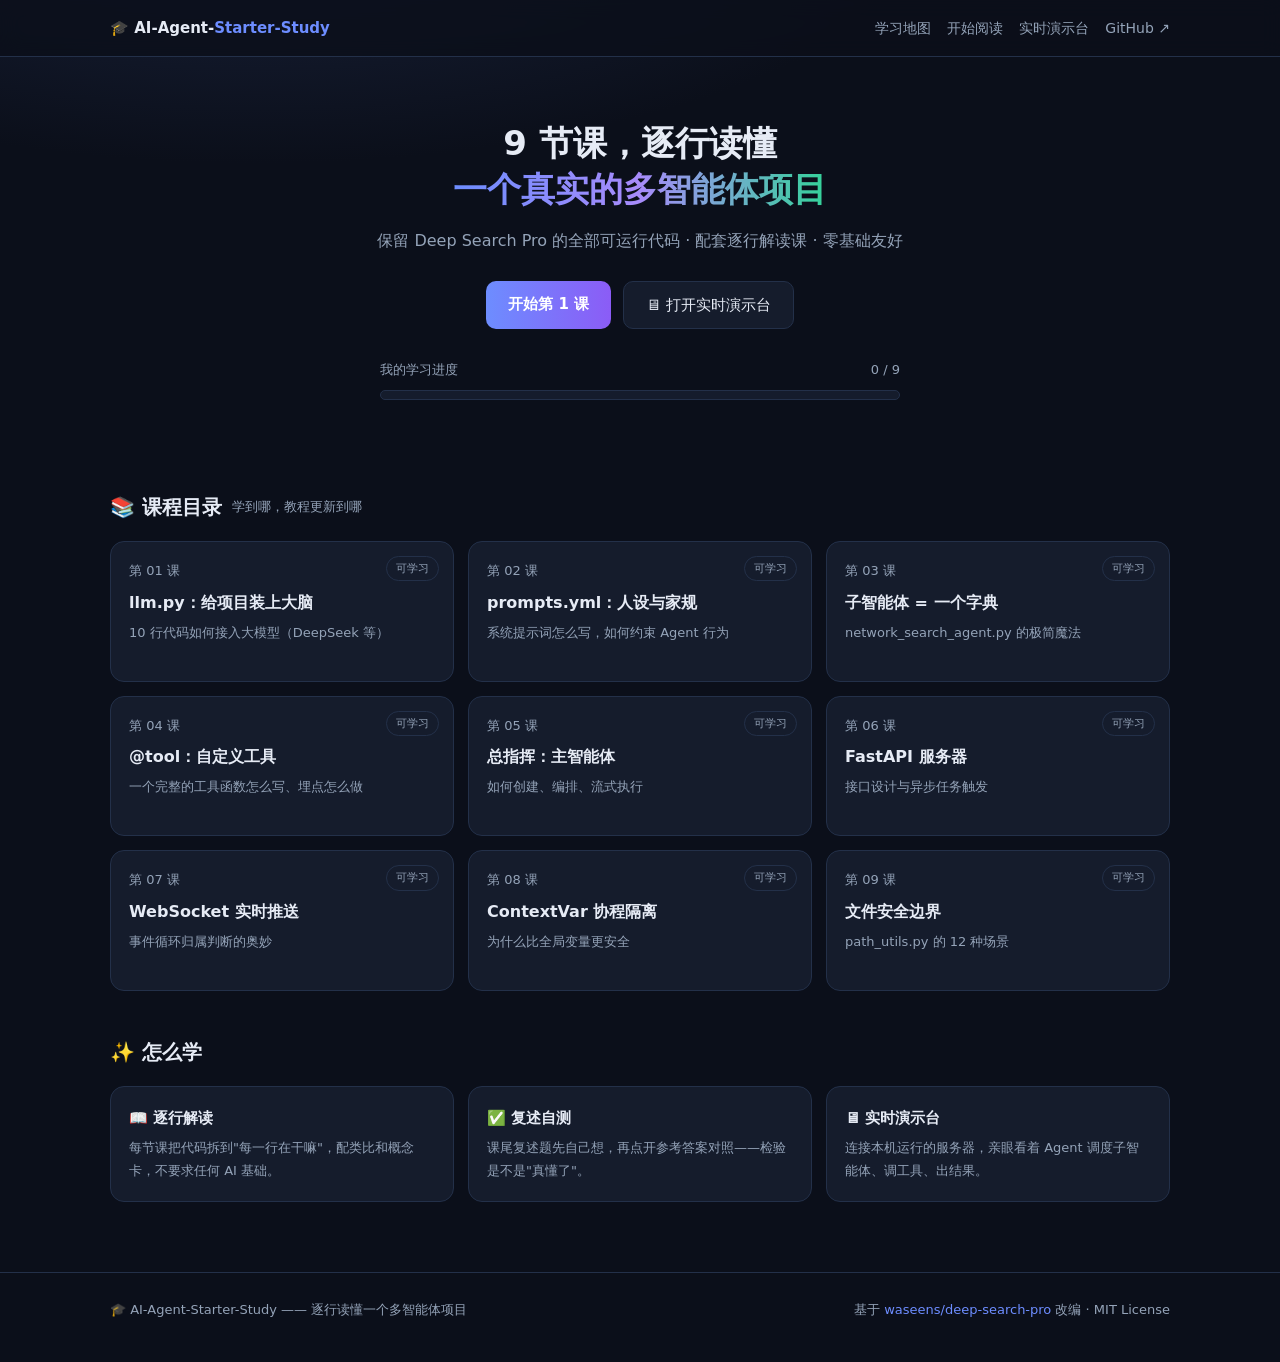
<file: index.html>
<!DOCTYPE html>
<html lang="zh-CN">
<head>
<meta charset="utf-8">
<title>AI-Agent-Starter-Study</title>
<meta http-equiv="refresh" content="0; url=./web/index.html">
</head>
<body>
<p>正在跳转到学习网站…如果没有自动跳转，<a href="./web/index.html">点这里进入</a>。</p>
</body>
</html>
</file>
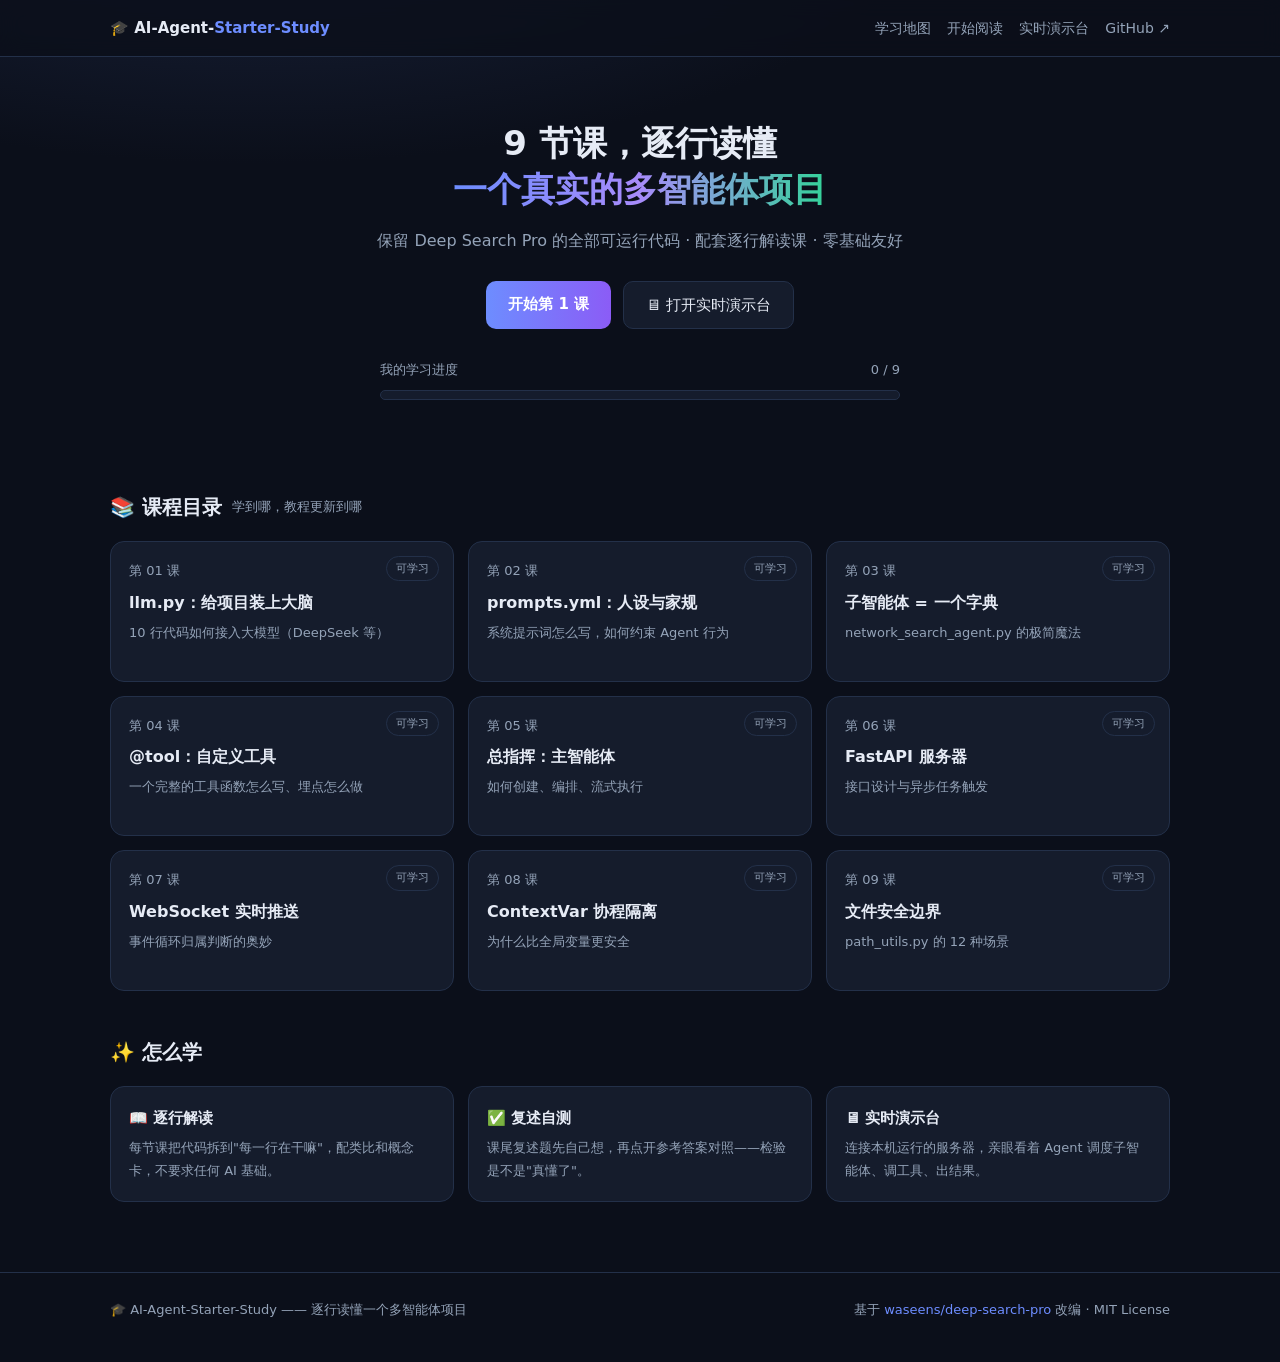
<file: web/index.html>
<!DOCTYPE html>
<html lang="zh-CN">
<head>
<meta charset="utf-8">
<meta name="viewport" content="width=device-width, initial-scale=1">
<title>AI-Agent-Starter-Study · 逐行读懂一个多智能体项目</title>
<link rel="stylesheet" href="css/style.css">
</head>
<body>
<nav class="nav"><div class="container">
  <a class="logo" href="index.html">🎓 AI-Agent-<span>Starter-Study</span></a>
  <div class="links">
    <a href="index.html">学习地图</a>
    <a href="lesson.html?file=01-llm.md">开始阅读</a>
    <a href="demo.html">实时演示台</a>
    <a href="https://github.com/Justinjchen-Cornell/AI-Agent-Starter-Study" target="_blank" rel="noopener">GitHub ↗</a>
  </div>
</div></nav>

<div class="container">
  <section class="hero">
    <h1>9 节课，逐行读懂<br><span class="grad">一个真实的多智能体项目</span></h1>
    <p class="sub">保留 Deep Search Pro 的全部可运行代码 · 配套逐行解读课 · 零基础友好</p>
    <div class="cta">
      <a id="startBtn" class="btn primary" href="lesson.html?file=01-llm.md">开始第 1 课</a>
      <a class="btn" href="demo.html">🖥 打开实时演示台</a>
    </div>
    <div class="progress-wrap">
      <div class="progress-label"><span>我的学习进度</span><span id="progressText">0 / 9</span></div>
      <div class="progress"><i id="progressBar"></i></div>
    </div>
  </section>

  <h2 class="section-title">📚 课程目录 <small>学到哪，教程更新到哪</small></h2>
  <div class="grid" id="lessonGrid"></div>

  <h2 class="section-title">✨ 怎么学</h2>
  <div class="features">
    <div class="feature"><h4>📖 逐行解读</h4><p>每节课把代码拆到"每一行在干嘛"，配类比和概念卡，不要求任何 AI 基础。</p></div>
    <div class="feature"><h4>✅ 复述自测</h4><p>课尾复述题先自己想，再点开参考答案对照——检验是不是"真懂了"。</p></div>
    <div class="feature"><h4>🖥 实时演示台</h4><p>连接本机运行的服务器，亲眼看着 Agent 调度子智能体、调工具、出结果。</p></div>
  </div>
</div>

<footer><div class="container">
  <div>🎓 AI-Agent-Starter-Study —— 逐行读懂一个多智能体项目</div>
  <div>基于 <a href="https://github.com/waseens/deep-search-pro" target="_blank" rel="noopener">waseens/deep-search-pro</a> 改编 · MIT License</div>
</div></footer>

<script src="js/lessons-data.js"></script>
<script src="js/main.js"></script>
</body>
</html>
</file>
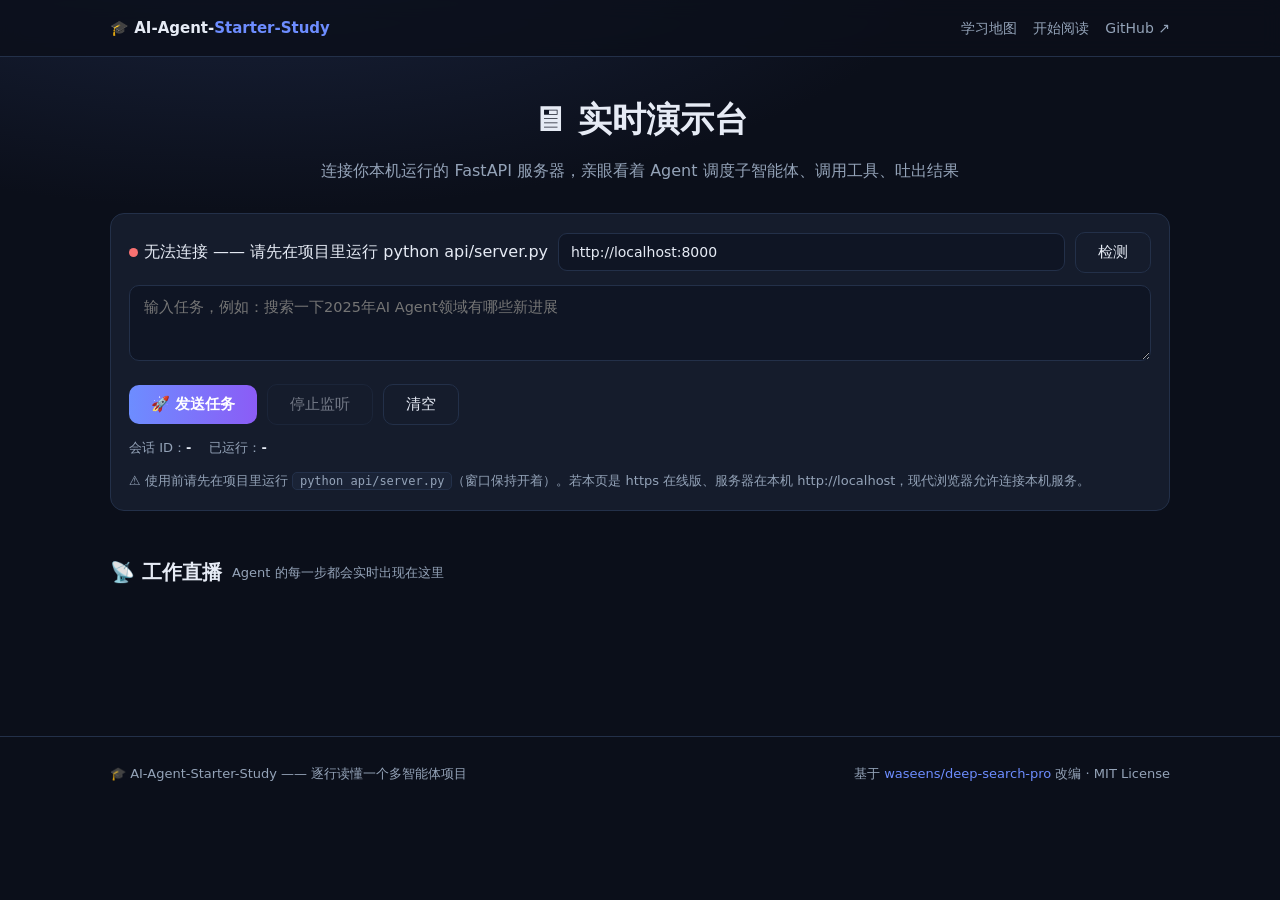
<file: web/demo.html>
<!DOCTYPE html>
<html lang="zh-CN">
<head>
<meta charset="utf-8">
<meta name="viewport" content="width=device-width, initial-scale=1">
<title>实时演示台 - AI-Agent-Starter-Study</title>
<link rel="stylesheet" href="css/style.css">
<link rel="stylesheet" href="vendor/github-dark.min.css">
</head>
<body>
<nav class="nav"><div class="container">
  <a class="logo" href="index.html">🎓 AI-Agent-<span>Starter-Study</span></a>
  <div class="links">
    <a href="index.html">学习地图</a>
    <a href="lesson.html?file=01-llm.md">开始阅读</a>
    <a href="https://github.com/Justinjchen-Cornell/AI-Agent-Starter-Study" target="_blank" rel="noopener">GitHub ↗</a>
  </div>
</div></nav>

<div class="container" style="padding-bottom:60px">
  <section class="hero" style="padding:40px 0 10px">
    <h1>🖥 实时演示台</h1>
    <p class="sub">连接你本机运行的 FastAPI 服务器，亲眼看着 Agent 调度子智能体、调用工具、吐出结果</p>
  </section>

  <div class="demo-panel">
    <div class="demo-row">
      <span><span id="statusDot" class="status-dot"></span><span id="statusText">正在检测服务器…</span></span>
      <input type="text" id="serverInput" placeholder="http://localhost:8000">
      <button id="pingBtn" class="btn">检测</button>
    </div>
    <textarea id="queryInput" placeholder="输入任务，例如：搜索一下2025年AI Agent领域有哪些新进展"></textarea>
    <div class="demo-row mt">
      <button id="sendBtn" class="btn primary">🚀 发送任务</button>
      <button id="stopBtn" class="btn" disabled>停止监听</button>
      <button id="clearBtn" class="btn">清空</button>
    </div>
    <div class="meta-line">
      <span>会话 ID：<b id="tidBox">-</b></span>
      <span>已运行：<b id="timerBox">-</b></span>
    </div>
    <p class="tip">⚠️ 使用前请先在项目里运行 <kbd>python api/server.py</kbd>（窗口保持开着）。若本页是 https 在线版、服务器在本机 http://localhost，现代浏览器允许连接本机服务。</p>
  </div>

  <h2 class="section-title">📡 工作直播 <small>Agent 的每一步都会实时出现在这里</small></h2>
  <ul class="timeline" id="log"></ul>
</div>

<footer><div class="container">
  <div>🎓 AI-Agent-Starter-Study —— 逐行读懂一个多智能体项目</div>
  <div>基于 <a href="https://github.com/waseens/deep-search-pro" target="_blank" rel="noopener">waseens/deep-search-pro</a> 改编 · MIT License</div>
</div></footer>

<script src="vendor/marked.min.js"></script>
<script src="js/demo.js"></script>
</body>
</html>
</file>
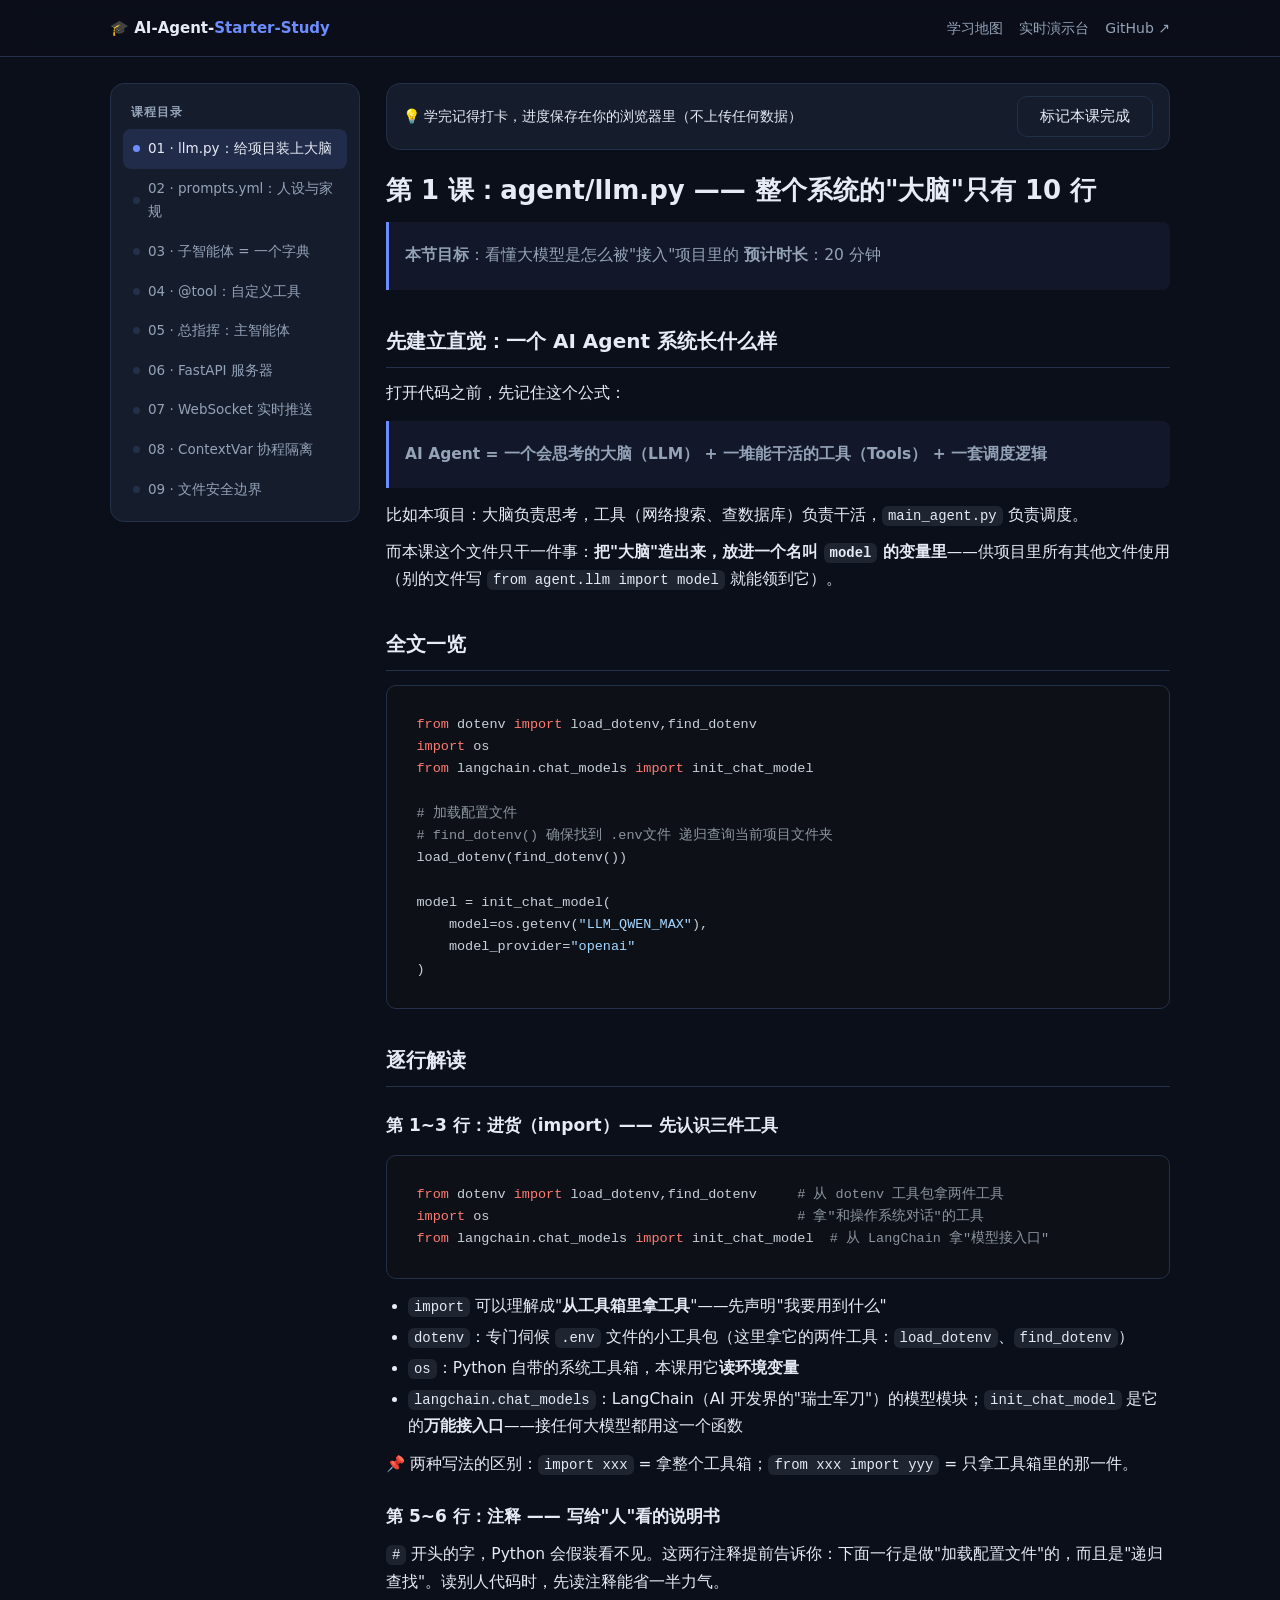
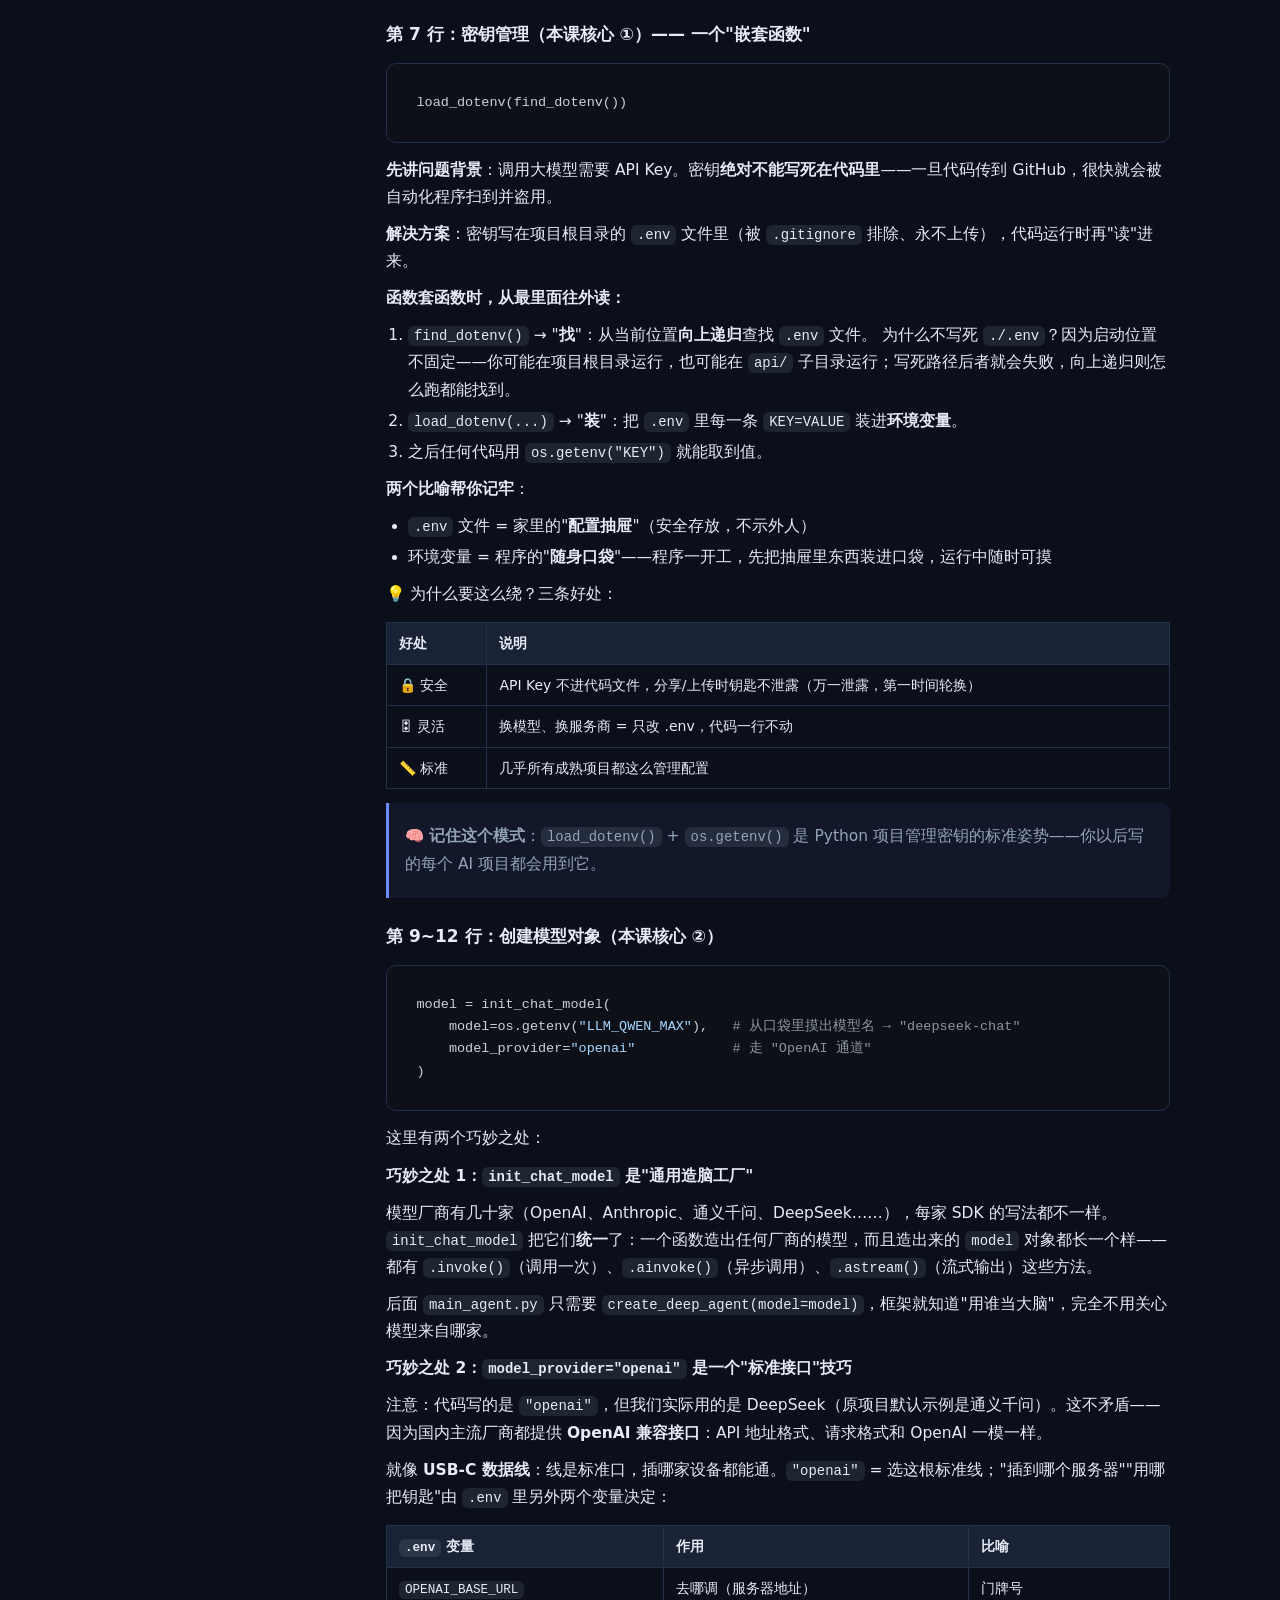
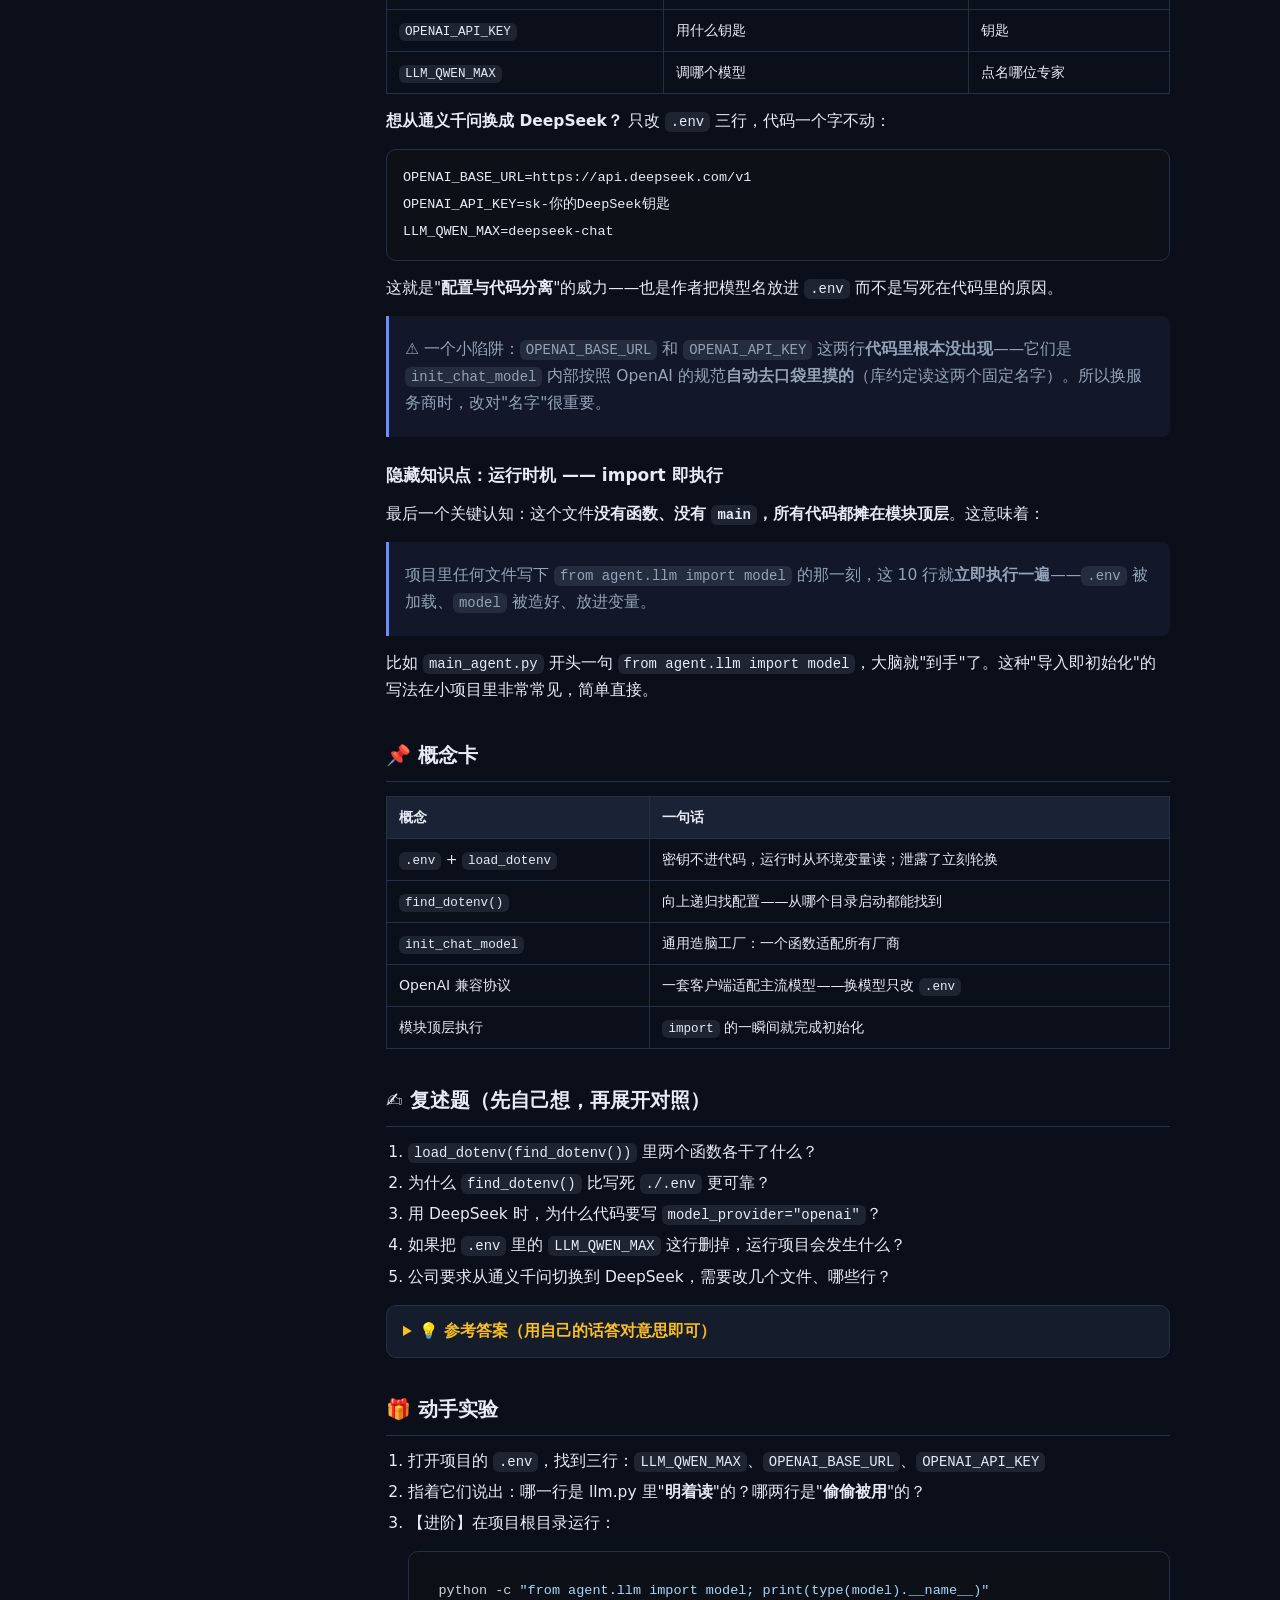
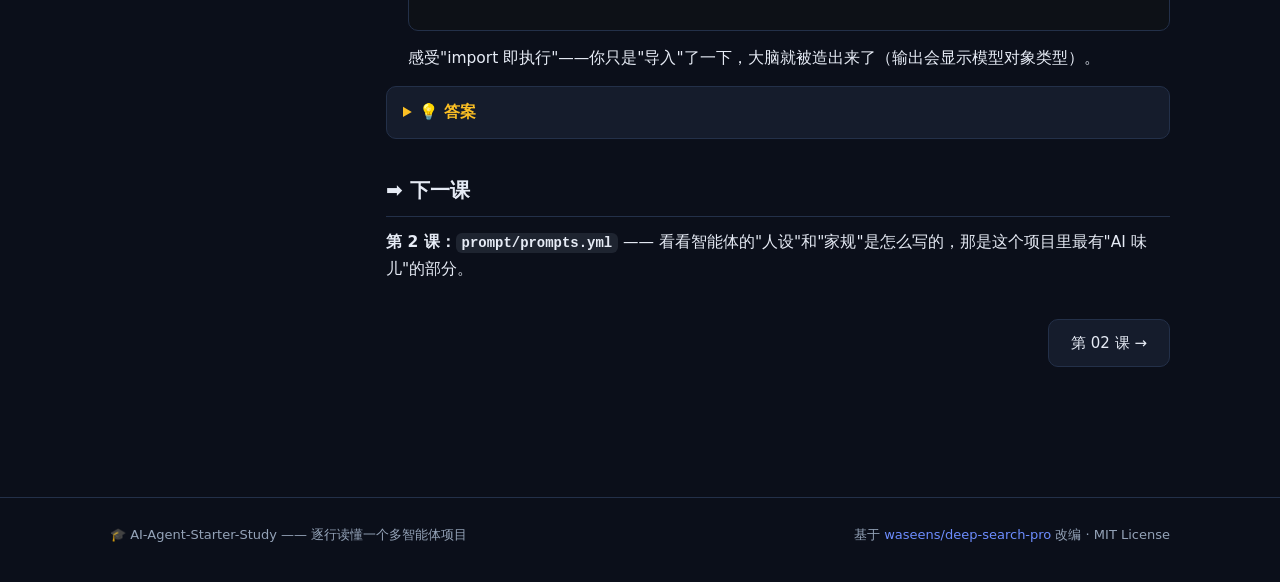
<file: web/lesson.html>
<!DOCTYPE html>
<html lang="zh-CN">
<head>
<meta charset="utf-8">
<meta name="viewport" content="width=device-width, initial-scale=1">
<title>课程 - AI-Agent-Starter-Study</title>
<link rel="stylesheet" href="css/style.css">
<link rel="stylesheet" href="vendor/github-dark.min.css">
</head>
<body>
<nav class="nav"><div class="container">
  <a class="logo" href="index.html">🎓 AI-Agent-<span>Starter-Study</span></a>
  <div class="links">
    <a href="index.html">学习地图</a>
    <a href="demo.html">实时演示台</a>
    <a href="https://github.com/Justinjchen-Cornell/AI-Agent-Starter-Study" target="_blank" rel="noopener">GitHub ↗</a>
  </div>
</div></nav>

<div class="container">
  <div class="lesson-layout">
    <aside class="sidebar" id="sidebar"></aside>
    <main class="article">
      <div class="done-bar">
        <span class="grow">💡 学完记得打卡，进度保存在你的浏览器里（不上传任何数据）</span>
        <button id="doneBtn" class="btn">标记本课完成</button>
      </div>
      <article class="md" id="content"><p>正在加载课程…</p></article>
      <div class="lesson-nav" id="lessonNav"></div>
    </main>
  </div>
</div>

<footer><div class="container">
  <div>🎓 AI-Agent-Starter-Study —— 逐行读懂一个多智能体项目</div>
  <div>基于 <a href="https://github.com/waseens/deep-search-pro" target="_blank" rel="noopener">waseens/deep-search-pro</a> 改编 · MIT License</div>
</div></footer>

<script src="vendor/marked.min.js"></script>
<script src="vendor/highlight.min.js"></script>
<script src="js/lessons-data.js"></script>
<script src="js/lesson.js"></script>
</body>
</html>
</file>
<file: web/css/style.css>
/* AI-Agent-Starter-Study 学习网站样式（上半） */
:root{
  --bg:#0b0f1a; --bg2:#0f1524; --card:#151c2c; --card2:#1a2336;
  --border:#233049; --text:#e6ebf5; --muted:#94a3b8;
  --accent:#6d8dff; --accent2:#8b5cf6;
  --green:#34d399; --red:#f87171; --yellow:#fbbf24;
  --radius:14px; --maxw:1100px;
}
*{box-sizing:border-box; margin:0; padding:0}
body{
  background:radial-gradient(1200px 500px at 20% -10%, #1b2540 0%, transparent 60%), var(--bg);
  color:var(--text); font-family:system-ui,-apple-system,"Segoe UI","Microsoft YaHei",sans-serif;
  line-height:1.75; min-height:100vh;
}
a{color:var(--accent); text-decoration:none}
a:hover{text-decoration:underline}
.container{max-width:var(--maxw); margin:0 auto; padding:0 20px}

.nav{position:sticky; top:0; z-index:50; backdrop-filter:blur(10px);
  background:rgba(11,15,26,.82); border-bottom:1px solid var(--border)}
.nav .container{display:flex; align-items:center; gap:18px; height:56px}
.nav .logo{font-weight:700; font-size:15px; color:var(--text); white-space:nowrap}
.nav .logo span{color:var(--accent)}
.nav .links{margin-left:auto; display:flex; gap:16px; font-size:14px; flex-wrap:wrap}
.nav .links a{color:var(--muted)}
.nav .links a:hover{color:var(--text); text-decoration:none}

.hero{padding:64px 0 36px; text-align:center}
.hero h1{font-size:34px; line-height:1.35}
.hero h1 .grad{background:linear-gradient(90deg,#6d8dff,#a78bfa,#34d399);
  -webkit-background-clip:text; background-clip:text; color:transparent}
.hero p.sub{color:var(--muted); margin-top:14px; font-size:16px}
.hero .cta{margin-top:26px; display:flex; gap:12px; justify-content:center; flex-wrap:wrap}
.btn{display:inline-block; padding:10px 22px; border-radius:10px; font-size:15px; border:1px solid var(--border);
  color:var(--text); background:var(--card); cursor:pointer; transition:.15s; font-family:inherit}
.btn:hover{border-color:var(--accent); text-decoration:none; transform:translateY(-1px)}
.btn.primary{background:linear-gradient(90deg,var(--accent),var(--accent2)); border:none; color:#fff; font-weight:600}
.btn.primary:hover{filter:brightness(1.1)}
.btn:disabled{opacity:.45; cursor:not-allowed; transform:none}

.progress-wrap{margin:30px auto 10px; max-width:520px}
.progress-label{display:flex; justify-content:space-between; font-size:13px; color:var(--muted); margin-bottom:8px}
.progress{height:10px; background:var(--card); border:1px solid var(--border); border-radius:999px; overflow:hidden}
.progress i{display:block; height:100%; width:0; background:linear-gradient(90deg,var(--accent),var(--accent2));
  border-radius:999px; transition:width .5s}

.section-title{margin:44px 0 16px; font-size:20px; display:flex; align-items:center; gap:10px}
.section-title small{color:var(--muted); font-weight:400; font-size:13px}

.grid{display:grid; grid-template-columns:repeat(3,1fr); gap:14px}
@media (max-width:900px){ .grid{grid-template-columns:repeat(2,1fr)} }
@media (max-width:600px){ .grid{grid-template-columns:1fr} }
.card{position:relative; display:block; background:var(--card); border:1px solid var(--border);
  border-radius:var(--radius); padding:18px 18px 16px; color:var(--text); transition:.18s}
.card:hover{border-color:var(--accent); transform:translateY(-3px); text-decoration:none;
  box-shadow:0 10px 30px rgba(0,0,0,.35)}
.card .num{font-size:13px; color:var(--muted)}
.card h3{margin:6px 0; font-size:16px}
.card p{color:var(--muted); font-size:13px; line-height:1.6; min-height:42px}
.card .badge{position:absolute; top:14px; right:14px; font-size:11px; padding:2px 9px; border-radius:999px;
  border:1px solid var(--border); color:var(--muted)}
.card .badge.done{color:var(--green); border-color:rgba(52,211,153,.4)}
.card .badge.soon{color:var(--yellow); border-color:rgba(251,191,36,.35)}

.features{display:grid; grid-template-columns:repeat(3,1fr); gap:14px}
@media (max-width:800px){ .features{grid-template-columns:1fr} }
.feature{background:var(--card); border:1px solid var(--border); border-radius:var(--radius); padding:18px}
.feature h4{font-size:15px; margin-bottom:6px}
.feature p{color:var(--muted); font-size:13px}

.lesson-layout{display:grid; grid-template-columns:250px 1fr; gap:26px; padding:26px 0 60px; align-items:start}
@media (max-width:860px){ .lesson-layout{grid-template-columns:1fr} }
.sidebar{position:sticky; top:76px; background:var(--card); border:1px solid var(--border);
  border-radius:var(--radius); padding:12px; max-height:calc(100vh - 100px); overflow:auto}
.sidebar h4{font-size:12px; color:var(--muted); letter-spacing:.08em; padding:6px 8px}
.sidebar a{display:flex; gap:8px; align-items:center; padding:8px 10px; border-radius:8px;
  font-size:13.5px; color:var(--muted)}
.sidebar a:hover{background:var(--card2); color:var(--text); text-decoration:none}
.sidebar a.active{background:rgba(109,141,255,.14); color:var(--text)}
.sidebar a .dot{width:7px; height:7px; border-radius:50%; background:var(--border); flex:none}
.sidebar a.done .dot{background:var(--green)}
.sidebar a.active .dot{background:var(--accent)}
.sidebar a.soon{opacity:.55}

.article{min-width:0}
.done-bar{display:flex; align-items:center; gap:12px; background:var(--card); border:1px solid var(--border);
  border-radius:var(--radius); padding:12px 16px; margin-bottom:22px; font-size:14px; flex-wrap:wrap}
.grow{flex:1}
#doneBtn.done{color:var(--green); border-color:rgba(52,211,153,.45)}

/* ===== Markdown 正文 ===== */
.md{font-size:15.5px}
.md h1{font-size:26px; margin:6px 0 14px; line-height:1.4}
.md h2{font-size:20px; margin:34px 0 12px; padding-bottom:8px; border-bottom:1px solid var(--border)}
.md h3{font-size:17px; margin:24px 0 10px}
.md p{margin:10px 0}
.md ul,.md ol{margin:10px 0 10px 22px}
.md li{margin:4px 0}
.md blockquote{margin:14px 0; padding:10px 16px; border-left:3px solid var(--accent);
  background:rgba(109,141,255,.07); border-radius:0 8px 8px 0; color:var(--muted)}
.md code{background:rgba(148,163,184,.14); padding:2px 6px; border-radius:6px;
  font-family:Consolas,Menlo,monospace; font-size:.9em}
.md pre{background:#0d1117; border:1px solid var(--border); border-radius:10px;
  padding:14px 16px; overflow-x:auto; margin:14px 0}
.md pre code{background:none; padding:0; font-size:13.5px; line-height:1.65}
.md table{border-collapse:collapse; margin:14px 0; width:100%; font-size:14px}
.md th,.md td{border:1px solid var(--border); padding:8px 12px; text-align:left}
.md th{background:var(--card2)}
.md details{margin:14px 0; background:var(--card); border:1px solid var(--border);
  border-radius:10px; padding:12px 16px}
.md details[open]{background:var(--card2)}
.md summary{cursor:pointer; font-weight:600; color:var(--yellow)}
.md hr{border:none; border-top:1px solid var(--border); margin:26px 0}

.lesson-nav{display:flex; justify-content:space-between; gap:12px; margin-top:36px; flex-wrap:wrap}

/* ===== 演示台 ===== */
.demo-panel{background:var(--card); border:1px solid var(--border); border-radius:var(--radius);
  padding:18px; margin:18px 0}
.demo-row{display:flex; gap:10px; flex-wrap:wrap; align-items:center}
.demo-row input[type=text]{flex:1; min-width:220px; background:var(--bg2); border:1px solid var(--border);
  color:var(--text); padding:10px 12px; border-radius:9px; font-size:14px; font-family:inherit}
.demo-row input[type=text]:focus,textarea#queryInput:focus{outline:none; border-color:var(--accent)}
textarea#queryInput{width:100%; min-height:76px; resize:vertical; background:var(--bg2);
  border:1px solid var(--border); color:var(--text); border-radius:10px; padding:12px 14px;
  font-size:14.5px; font-family:inherit; margin-top:12px}
.status-dot{display:inline-block; width:9px; height:9px; border-radius:50%; background:var(--muted);
  margin-right:6px; vertical-align:middle}
.status-dot.on{background:var(--green); box-shadow:0 0 8px rgba(52,211,153,.8)}
.status-dot.off{background:var(--red)}
.status-dot.wait{background:var(--yellow)}
.meta-line{display:flex; gap:18px; flex-wrap:wrap; color:var(--muted); font-size:13px; margin-top:12px}
.meta-line b{color:var(--text); font-weight:600}

/* ===== 时间线 ===== */
.timeline{list-style:none; margin:16px 0 0; padding:0}
.timeline li{display:flex; gap:12px; padding:10px 2px; border-bottom:1px dashed var(--border); font-size:14px}
.timeline li:last-child{border-bottom:none}
.timeline .ico{flex:none; width:24px; text-align:center}
.timeline .body{min-width:0; flex:1}
.timeline .t{color:var(--muted); font-size:12px; margin-left:8px}
.timeline .detail{color:var(--muted); font-size:12.5px; margin-top:4px; word-break:break-all}
.evt-result{background:var(--bg2); border:1px solid var(--border); border-radius:10px; padding:6px 16px; margin-top:12px}
.evt-error{color:var(--red)}
.tip{color:var(--muted); font-size:13px; margin-top:10px}
kbd{background:var(--card2); border:1px solid var(--border); border-radius:5px; padding:1px 7px; font-size:12px}

/* ===== 页脚与工具类 ===== */
footer{margin-top:70px; border-top:1px solid var(--border); padding:26px 0 40px;
  color:var(--muted); font-size:13px}
footer .container{display:flex; justify-content:space-between; gap:14px; flex-wrap:wrap}
.hide{display:none !important}
.center{text-align:center}
.mt{margin-top:14px}
</file>
<file: web/vendor/github-dark.min.css>
pre code.hljs{display:block;overflow-x:auto;padding:1em}code.hljs{padding:3px 5px}/*!
  Theme: GitHub Dark
  Description: Dark theme as seen on github.com
  Author: github.com
  Maintainer: @Hirse
  Updated: 2021-05-15

  Outdated base version: https://github.com/primer/github-syntax-dark
  Current colors taken from GitHub's CSS
*/.hljs{color:#c9d1d9;background:#0d1117}.hljs-doctag,.hljs-keyword,.hljs-meta .hljs-keyword,.hljs-template-tag,.hljs-template-variable,.hljs-type,.hljs-variable.language_{color:#ff7b72}.hljs-title,.hljs-title.class_,.hljs-title.class_.inherited__,.hljs-title.function_{color:#d2a8ff}.hljs-attr,.hljs-attribute,.hljs-literal,.hljs-meta,.hljs-number,.hljs-operator,.hljs-selector-attr,.hljs-selector-class,.hljs-selector-id,.hljs-variable{color:#79c0ff}.hljs-meta .hljs-string,.hljs-regexp,.hljs-string{color:#a5d6ff}.hljs-built_in,.hljs-symbol{color:#ffa657}.hljs-code,.hljs-comment,.hljs-formula{color:#8b949e}.hljs-name,.hljs-quote,.hljs-selector-pseudo,.hljs-selector-tag{color:#7ee787}.hljs-subst{color:#c9d1d9}.hljs-section{color:#1f6feb;font-weight:700}.hljs-bullet{color:#f2cc60}.hljs-emphasis{color:#c9d1d9;font-style:italic}.hljs-strong{color:#c9d1d9;font-weight:700}.hljs-addition{color:#aff5b4;background-color:#033a16}.hljs-deletion{color:#ffdcd7;background-color:#67060c}
</file>
